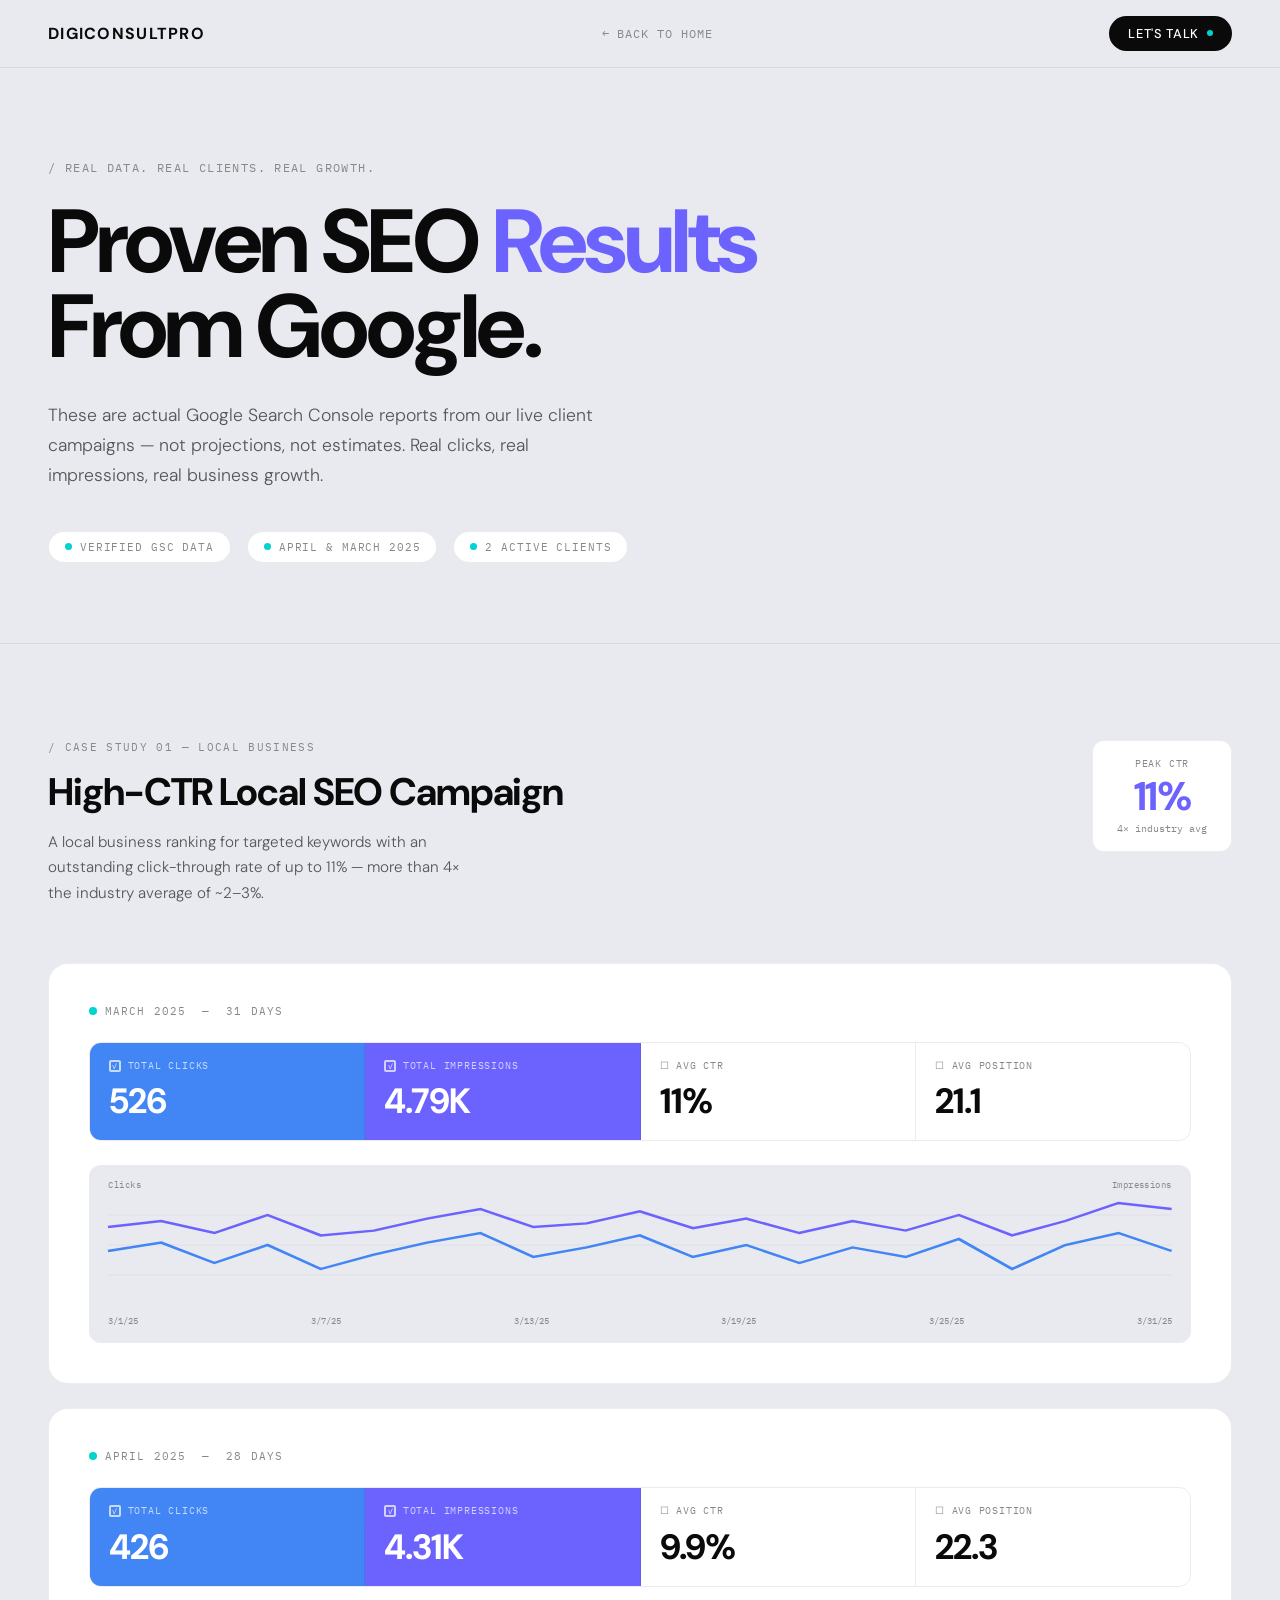
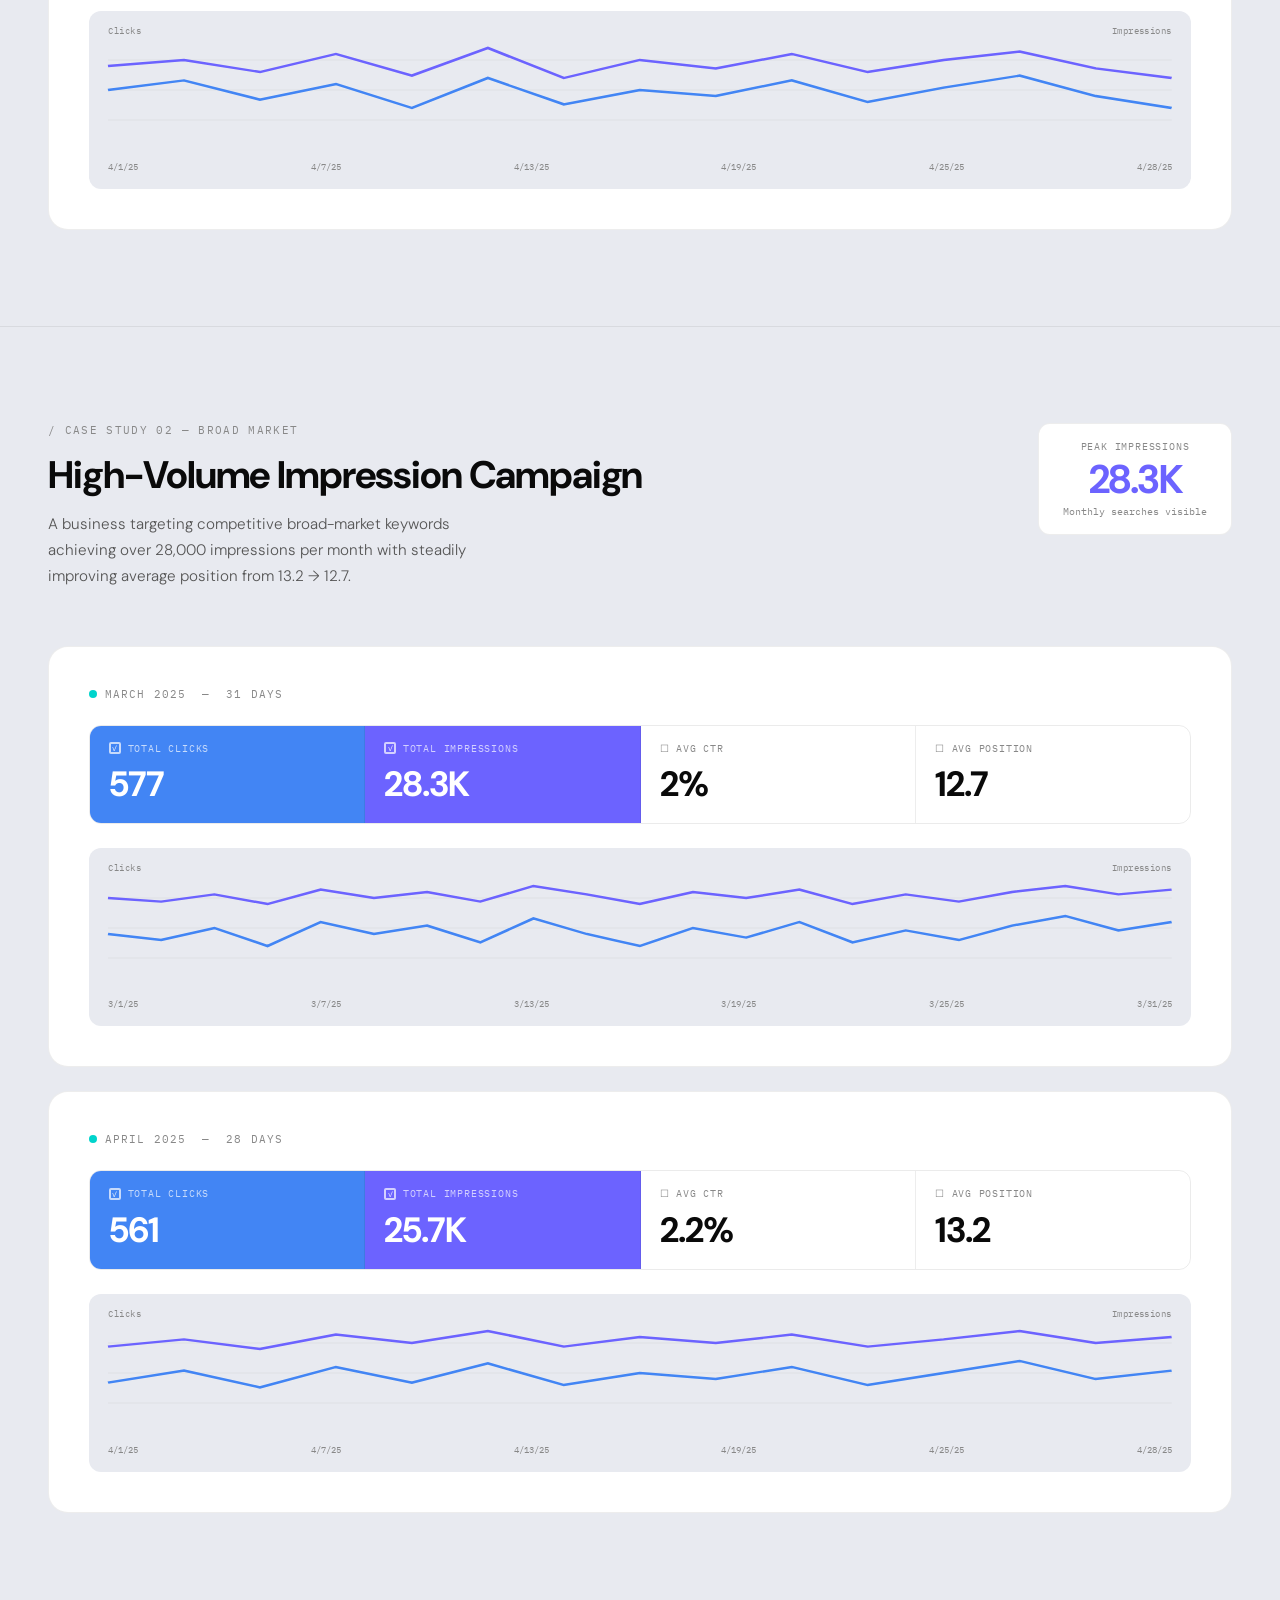
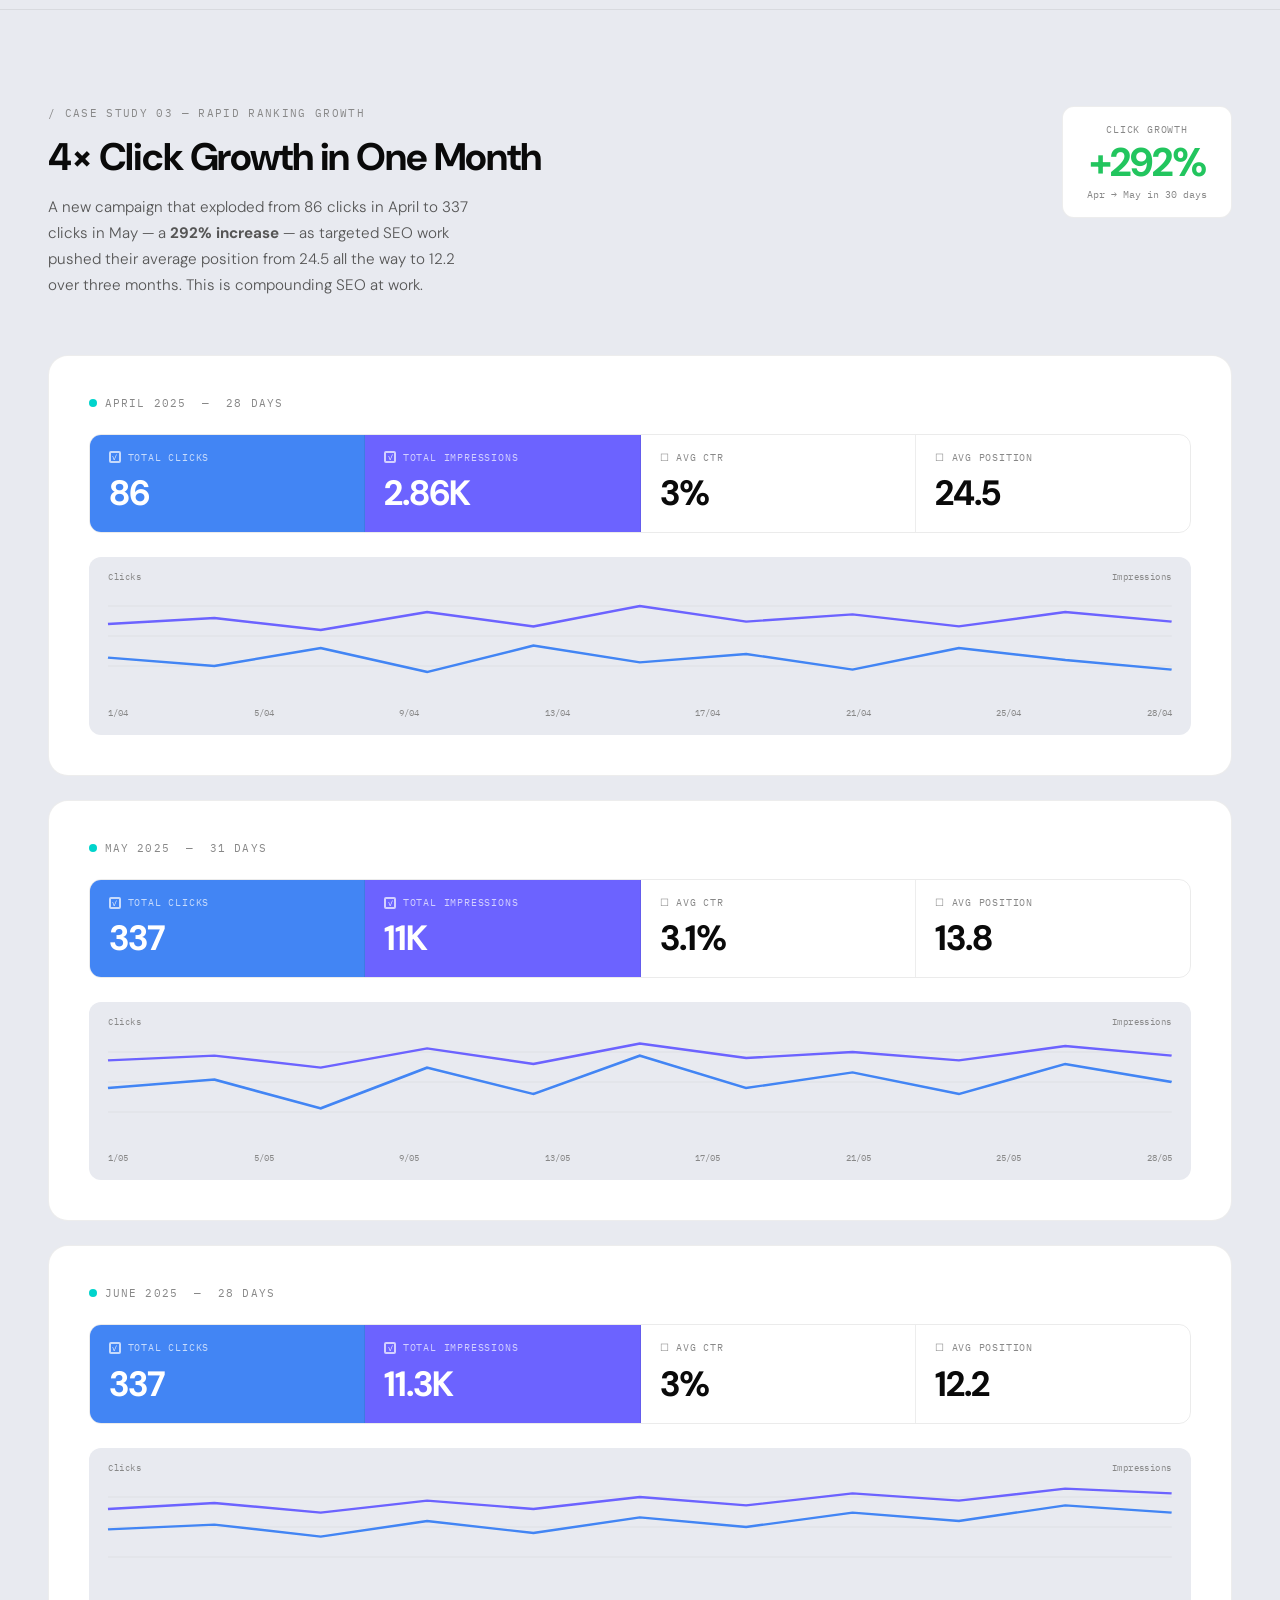
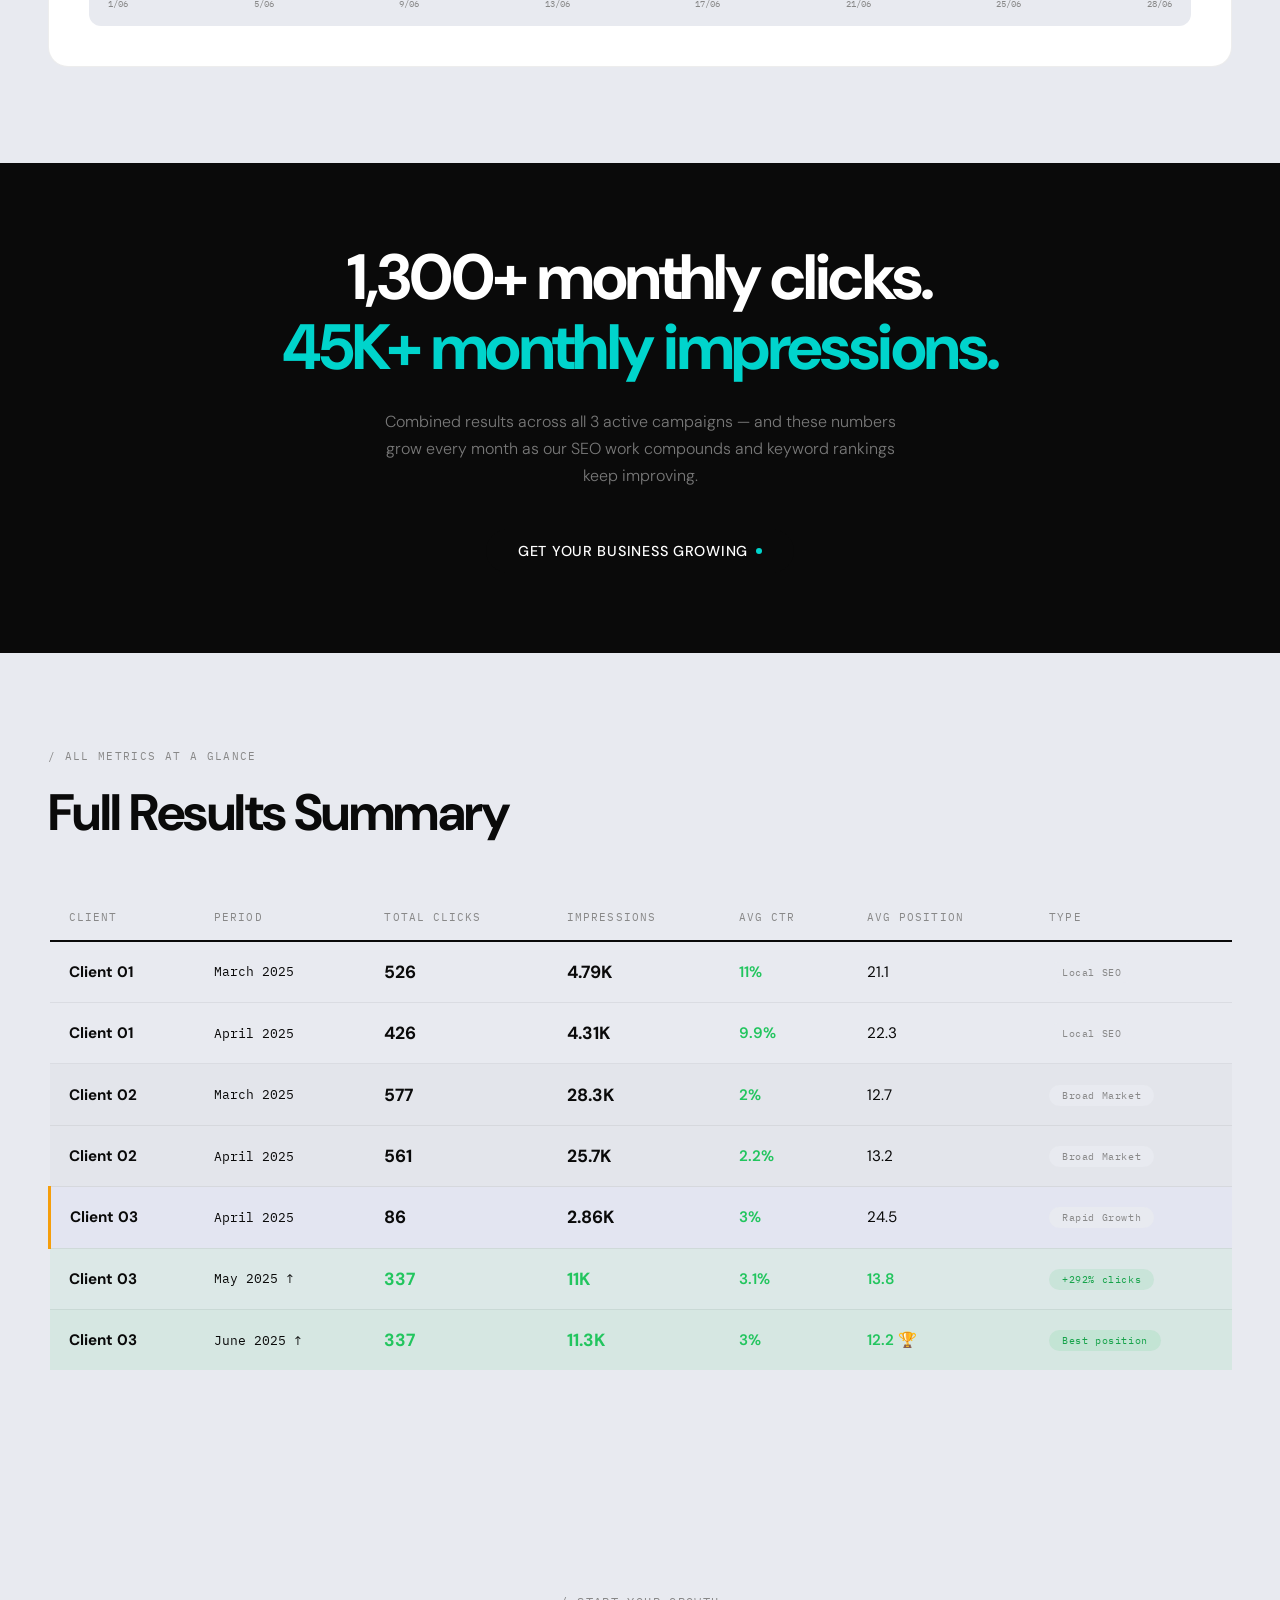
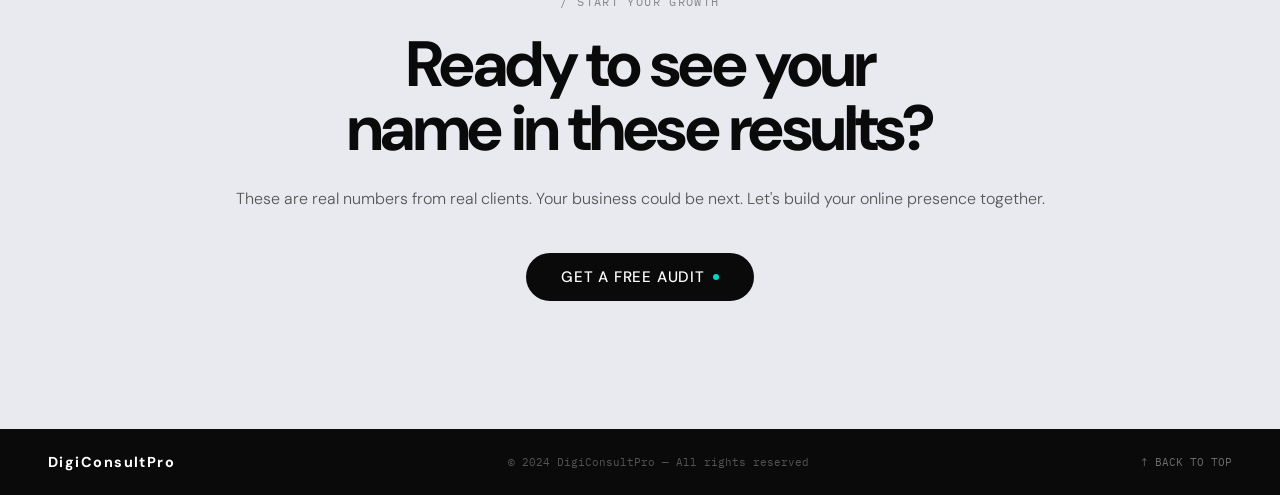
<file: results.html>
<!DOCTYPE html>
<html lang="en">

<head>
    <meta charset="UTF-8">
    <meta name="viewport" content="width=device-width, initial-scale=1.0">
    <title>Our Results | DigiConsultPro — Real SEO & Digital Marketing Results</title>
    <meta name="description"
        content="Real Google Search Console results from DigiConsultPro's SEO and digital marketing campaigns. See actual clicks, impressions, and keyword ranking improvements.">
    <link rel="preconnect" href="https://fonts.googleapis.com">
    <link rel="preconnect" href="https://fonts.gstatic.com" crossorigin>
    <link
        href="https://fonts.googleapis.com/css2?family=DM+Sans:opsz,wght@9..40,300;9..40,400;9..40,500;9..40,700&family=IBM+Plex+Mono:wght@400;500&display=swap"
        rel="stylesheet">
    <style>
        *,
        *::before,
        *::after {
            box-sizing: border-box;
            margin: 0;
            padding: 0;
        }

        :root {
            --bg: #e8eaf0;
            --white: #ffffff;
            --black: #0a0a0a;
            --grey: #888;
            --accent: #00d4cc;
            --accent2: #6c63ff;
            --text-muted: #555;
            --font: 'DM Sans', sans-serif;
            --mono: 'IBM Plex Mono', monospace;
        }

        html {
            scroll-behavior: smooth;
        }

        body {
            font-family: var(--font);
            background: var(--bg);
            color: var(--black);
            overflow-x: hidden;
        }

        a {
            text-decoration: none;
            color: inherit;
        }

        /* ── HEADER ── */
        header {
            position: fixed;
            top: 0;
            left: 0;
            right: 0;
            z-index: 100;
            background: rgba(232, 234, 240, 0.85);
            backdrop-filter: blur(16px);
            border-bottom: 1px solid rgba(0, 0, 0, 0.07);
        }

        .header-inner {
            display: flex;
            align-items: center;
            justify-content: space-between;
            padding: 1rem 3rem;
            max-width: 1400px;
            margin: 0 auto;
        }

        .logo {
            font-weight: 700;
            font-size: 1rem;
            letter-spacing: 0.08em;
            text-transform: uppercase;
        }

        .header-nav {
            display: flex;
            gap: 2rem;
        }

        .header-nav a {
            font-family: var(--mono);
            font-size: 0.72rem;
            letter-spacing: 0.08em;
            text-transform: uppercase;
            color: var(--grey);
            transition: color 0.2s;
        }

        .header-nav a:hover {
            color: var(--black);
        }

        .btn-pill {
            display: inline-flex;
            align-items: center;
            gap: 0.5rem;
            padding: 0.55rem 1.2rem;
            border-radius: 50px;
            font-weight: 500;
            font-size: 0.8rem;
            letter-spacing: 0.05em;
            text-transform: uppercase;
            transition: all 0.25s;
            border: none;
            cursor: pointer;
        }

        .btn-dark {
            background: var(--black);
            color: #fff;
        }

        .btn-dark:hover {
            background: #222;
            transform: translateY(-1px);
        }

        .btn-dot {
            width: 6px;
            height: 6px;
            border-radius: 50%;
            background: var(--accent);
            display: inline-block;
        }

        /* ── HERO ── */
        .results-hero {
            min-height: 60vh;
            display: flex;
            flex-direction: column;
            justify-content: flex-end;
            padding: 10rem 3rem 5rem;
            max-width: 1400px;
            margin: 0 auto;
        }

        .results-hero .eyebrow {
            font-family: var(--mono);
            font-size: 0.72rem;
            letter-spacing: 0.12em;
            text-transform: uppercase;
            color: var(--grey);
            margin-bottom: 1.5rem;
        }

        .results-hero h1 {
            font-size: clamp(3rem, 7vw, 7rem);
            font-weight: 700;
            letter-spacing: -0.04em;
            line-height: 0.95;
            color: var(--black);
        }

        .results-hero h1 em {
            font-style: normal;
            color: var(--accent2);
        }

        .hero-sub {
            margin-top: 2rem;
            font-size: 1.1rem;
            color: var(--text-muted);
            font-weight: 300;
            max-width: 580px;
            line-height: 1.7;
        }

        .hero-badges {
            display: flex;
            gap: 1rem;
            margin-top: 2.5rem;
            flex-wrap: wrap;
        }

        .badge {
            display: inline-flex;
            align-items: center;
            gap: 0.5rem;
            background: var(--white);
            border: 1px solid rgba(0, 0, 0, 0.08);
            border-radius: 50px;
            padding: 0.5rem 1rem;
            font-family: var(--mono);
            font-size: 0.68rem;
            letter-spacing: 0.08em;
            color: var(--grey);
            text-transform: uppercase;
        }

        .badge-dot {
            width: 7px;
            height: 7px;
            border-radius: 50%;
            background: var(--accent);
        }

        /* ── SECTION DIVIDER ── */
        .section-divider {
            border: none;
            border-top: 1px solid rgba(0, 0, 0, 0.07);
            margin: 0;
        }

        /* ── CASE STUDY ── */
        .case-study {
            padding: 6rem 3rem;
            max-width: 1400px;
            margin: 0 auto;
        }

        .case-header {
            display: flex;
            align-items: flex-start;
            justify-content: space-between;
            margin-bottom: 3.5rem;
            gap: 2rem;
            flex-wrap: wrap;
        }

        .case-label {
            font-family: var(--mono);
            font-size: 0.7rem;
            letter-spacing: 0.12em;
            text-transform: uppercase;
            color: var(--grey);
            margin-bottom: 0.8rem;
        }

        .case-title {
            font-size: clamp(1.6rem, 3vw, 2.5rem);
            font-weight: 700;
            letter-spacing: -0.03em;
        }

        .case-desc {
            font-size: 0.95rem;
            color: var(--text-muted);
            line-height: 1.7;
            font-weight: 300;
            max-width: 420px;
            margin-top: 0.8rem;
        }

        /* ── MONTHS TABS ── */
        .months-wrap {
            display: flex;
            flex-direction: column;
            gap: 2rem;
        }

        .month-card {
            background: var(--white);
            border-radius: 20px;
            padding: 2.5rem;
            border: 1px solid rgba(0, 0, 0, 0.07);
            transition: box-shadow 0.3s;
        }

        .month-card:hover {
            box-shadow: 0 16px 48px rgba(0, 0, 0, 0.07);
        }

        .month-label {
            font-family: var(--mono);
            font-size: 0.68rem;
            letter-spacing: 0.1em;
            text-transform: uppercase;
            color: var(--grey);
            margin-bottom: 1.5rem;
            display: flex;
            align-items: center;
            gap: 0.5rem;
        }

        .month-label::before {
            content: '';
            display: inline-block;
            width: 8px;
            height: 8px;
            border-radius: 50%;
            background: var(--accent);
        }

        /* ── GSC METRICS ── */
        .gsc-metrics {
            display: flex;
            gap: 0;
            border-radius: 12px;
            overflow: hidden;
            border: 1px solid rgba(0, 0, 0, 0.08);
            margin-bottom: 1.5rem;
        }

        .gsc-metric {
            flex: 1;
            padding: 1rem 1.2rem;
            border-right: 1px solid rgba(0, 0, 0, 0.07);
            position: relative;
        }

        .gsc-metric:last-child {
            border-right: none;
        }

        .gsc-metric.active-blue {
            background: #4285f4;
        }

        .gsc-metric.active-purple {
            background: #6c63ff;
        }

        .gsc-metric.active-blue .gsc-metric-label,
        .gsc-metric.active-purple .gsc-metric-label {
            color: rgba(255, 255, 255, 0.7);
        }

        .gsc-metric.active-blue .gsc-metric-val,
        .gsc-metric.active-purple .gsc-metric-val {
            color: #fff;
        }

        .gsc-metric-label {
            font-family: var(--mono);
            font-size: 0.62rem;
            letter-spacing: 0.08em;
            text-transform: uppercase;
            color: var(--grey);
            margin-bottom: 0.4rem;
            display: flex;
            align-items: center;
            gap: 0.4rem;
        }

        .gsc-check {
            width: 12px;
            height: 12px;
            border-radius: 2px;
            border: 2px solid currentColor;
            display: inline-flex;
            align-items: center;
            justify-content: center;
            font-size: 8px;
        }

        .gsc-metric.active-blue .gsc-check,
        .gsc-metric.active-purple .gsc-check {
            border-color: rgba(255, 255, 255, 0.7);
            color: rgba(255, 255, 255, 0.9);
        }

        .gsc-metric-val {
            font-size: clamp(1.4rem, 3vw, 2.2rem);
            font-weight: 700;
            letter-spacing: -0.03em;
            color: var(--black);
        }

        /* ── SVG CHART ── */
        .chart-wrap {
            background: var(--bg);
            border-radius: 12px;
            padding: 1.2rem 1.2rem 0.5rem;
            overflow: hidden;
            position: relative;
        }

        .chart-axis-label {
            font-family: var(--mono);
            font-size: 0.58rem;
            color: var(--grey);
            position: absolute;
            top: 0.8rem;
            left: 1.2rem;
            letter-spacing: 0.05em;
        }

        .chart-axis-right {
            font-family: var(--mono);
            font-size: 0.58rem;
            color: var(--grey);
            position: absolute;
            top: 0.8rem;
            right: 1.2rem;
            letter-spacing: 0.05em;
        }

        .chart-svg {
            width: 100%;
            height: 120px;
            overflow: visible;
        }

        .chart-dates {
            display: flex;
            justify-content: space-between;
            padding: 0.3rem 0 0.5rem;
            font-family: var(--mono);
            font-size: 0.58rem;
            color: var(--grey);
        }

        /* ── TWO COLUMN GRID ── */
        .months-grid {
            display: grid;
            grid-template-columns: 1fr;
            gap: 1.5rem;
        }

        /* ── HIGHLIGHT STRIP ── */
        .highlight-strip {
            background: var(--black);
            padding: 5rem 3rem;
            text-align: center;
        }

        .highlight-strip-inner {
            max-width: 1400px;
            margin: 0 auto;
        }

        .highlight-strip h2 {
            font-size: clamp(2rem, 5vw, 4.5rem);
            font-weight: 700;
            letter-spacing: -0.04em;
            color: #fff;
            line-height: 1.1;
        }

        .highlight-strip h2 span {
            color: var(--accent);
        }

        .highlight-strip p {
            color: rgba(255, 255, 255, 0.45);
            font-size: 1rem;
            line-height: 1.7;
            margin: 1.5rem auto 2.5rem;
            max-width: 540px;
            font-weight: 300;
        }

        /* ── COMPARISON TABLE ── */
        .comparison-section {
            padding: 6rem 3rem;
            max-width: 1400px;
            margin: 0 auto;
        }

        .comparison-section .sec-label {
            font-family: var(--mono);
            font-size: 0.7rem;
            letter-spacing: 0.12em;
            text-transform: uppercase;
            color: var(--grey);
            margin-bottom: 1rem;
        }

        .comparison-section h2 {
            font-size: clamp(2rem, 4vw, 3.5rem);
            font-weight: 700;
            letter-spacing: -0.03em;
            margin-bottom: 3rem;
        }

        table {
            width: 100%;
            border-collapse: collapse;
        }

        thead tr {
            border-bottom: 2px solid var(--black);
        }

        th {
            font-family: var(--mono);
            font-size: 0.68rem;
            letter-spacing: 0.1em;
            text-transform: uppercase;
            color: var(--grey);
            padding: 1rem 1.2rem;
            text-align: left;
            font-weight: 400;
        }

        td {
            padding: 1.2rem;
            border-bottom: 1px solid rgba(0, 0, 0, 0.06);
            font-size: 0.95rem;
        }

        tr:last-child td {
            border-bottom: none;
        }

        .metric-highlight {
            font-weight: 700;
            color: var(--black);
            font-size: 1.1rem;
        }

        .metric-good {
            color: #22c55e;
            font-weight: 600;
        }

        .metric-badge-tag {
            display: inline-block;
            background: var(--bg);
            border-radius: 50px;
            padding: 0.25rem 0.8rem;
            font-family: var(--mono);
            font-size: 0.62rem;
            letter-spacing: 0.06em;
            color: var(--grey);
        }

        /* ── CTA ── */
        .results-cta {
            padding: 8rem 3rem;
            text-align: center;
            background: var(--bg);
        }

        .results-cta .eyebrow {
            font-family: var(--mono);
            font-size: 0.72rem;
            letter-spacing: 0.12em;
            text-transform: uppercase;
            color: var(--grey);
            margin-bottom: 1.5rem;
            display: block;
        }

        .results-cta h2 {
            font-size: clamp(2.5rem, 5vw, 5rem);
            font-weight: 700;
            letter-spacing: -0.04em;
            line-height: 1;
            margin-bottom: 1.5rem;
        }

        .results-cta p {
            color: var(--text-muted);
            font-size: 1rem;
            line-height: 1.7;
            font-weight: 300;
            margin-bottom: 2.5rem;
        }

        /* ── FOOTER ── */
        footer {
            background: var(--black);
            padding: 1.5rem 3rem;
            display: flex;
            justify-content: space-between;
            align-items: center;
            flex-wrap: wrap;
            gap: 1rem;
        }

        .footer-logo {
            font-weight: 700;
            font-size: 0.9rem;
            letter-spacing: 0.1em;
            color: #fff;
        }

        .footer-copy {
            font-family: var(--mono);
            font-size: 0.68rem;
            color: rgba(255, 255, 255, 0.3);
        }

        .footer-back {
            font-family: var(--mono);
            font-size: 0.68rem;
            color: rgba(255, 255, 255, 0.4);
            cursor: pointer;
            transition: color 0.3s;
        }

        .footer-back:hover {
            color: #fff;
        }

        /* ── RESPONSIVE ── */
        @media (max-width: 900px) {
            .months-grid {
                grid-template-columns: 1fr;
            }

            .gsc-metrics {
                flex-wrap: wrap;
            }

            .gsc-metric {
                flex: 1 1 45%;
            }

            .case-header {
                flex-direction: column;
            }

            .header-nav {
                display: none;
            }

            .header-inner {
                padding: 1rem 1.5rem;
            }

            .results-hero,
            .case-study,
            .comparison-section,
            .results-cta,
            .highlight-strip {
                padding-left: 1.5rem;
                padding-right: 1.5rem;
            }
        }
    </style>
</head>

<body>

    <!-- HEADER -->
    <header>
        <div class="header-inner">
            <a href="index.html" class="logo">DIGICONSULTPRO</a>

            <nav class="header-nav">
                <a href="index.html">← BACK TO HOME</a>
            </nav>

            <a href="index.html#contact" class="btn-pill btn-dark">LET'S TALK <span class="btn-dot"></span></a>
        </div>
    </header>

    <!-- HERO -->
    <section class="results-hero">
        <p class="eyebrow">/ Real Data. Real Clients. Real Growth.</p>
        <h1>Proven SEO <em>Results</em><br>From Google.</h1>
        <p class="hero-sub">These are actual Google Search Console reports from our live client campaigns — not
            projections, not estimates. Real clicks, real impressions, real business growth.</p>
        <div class="hero-badges">
            <span class="badge"><span class="badge-dot"></span>Verified GSC Data</span>
            <span class="badge"><span class="badge-dot"></span>April & March 2025</span>
            <span class="badge"><span class="badge-dot"></span>2 Active Clients</span>
        </div>
    </section>

    <hr class="section-divider">

    <!-- ══════════════ CLIENT 1 ══════════════ -->
    <div class="case-study">
        <div class="case-header">
            <div>
                <p class="case-label">/ Case Study 01 — Local Business</p>
                <h2 class="case-title">High-CTR Local SEO Campaign</h2>
                <p class="case-desc">A local business ranking for targeted keywords with an outstanding click-through
                    rate of up to 11% — more than 4× the industry average of ~2–3%.</p>
            </div>
            <div style="display:flex; flex-direction:column; gap:0.8rem; align-items:flex-end; flex-shrink:0;">
                <div
                    style="background:var(--white); border-radius:12px; padding:1rem 1.5rem; border:1px solid rgba(0,0,0,0.07); text-align:center;">
                    <div
                        style="font-family:var(--mono); font-size:0.62rem; color:var(--grey); text-transform:uppercase; letter-spacing:0.08em;">
                        Peak CTR</div>
                    <div style="font-size:2.5rem; font-weight:700; letter-spacing:-0.04em; color:#6c63ff;">11%</div>
                    <div style="font-family:var(--mono); font-size:0.6rem; color:var(--grey);">4× industry avg</div>
                </div>
            </div>
        </div>

        <div class="months-grid">
            <!-- March 2025 -->
            <div class="month-card">
                <div class="month-label">March 2025 &nbsp;—&nbsp; 31 days</div>
                <div class="gsc-metrics">
                    <div class="gsc-metric active-blue">
                        <div class="gsc-metric-label"><span class="gsc-check">✓</span> Total clicks</div>
                        <div class="gsc-metric-val">526</div>
                    </div>
                    <div class="gsc-metric active-purple">
                        <div class="gsc-metric-label"><span class="gsc-check">✓</span> Total impressions</div>
                        <div class="gsc-metric-val">4.79K</div>
                    </div>
                    <div class="gsc-metric">
                        <div class="gsc-metric-label">☐ Avg CTR</div>
                        <div class="gsc-metric-val">11%</div>
                    </div>
                    <div class="gsc-metric">
                        <div class="gsc-metric-label">☐ Avg position</div>
                        <div class="gsc-metric-val">21.1</div>
                    </div>
                </div>
                <div class="chart-wrap">
                    <span class="chart-axis-label">Clicks</span>
                    <span class="chart-axis-right">Impressions</span>
                    <svg class="chart-svg" viewBox="0 0 600 100" preserveAspectRatio="none">
                        <!-- Grid lines -->
                        <line x1="0" y1="25" x2="600" y2="25" stroke="rgba(0,0,0,0.05)" stroke-width="1" />
                        <line x1="0" y1="50" x2="600" y2="50" stroke="rgba(0,0,0,0.05)" stroke-width="1" />
                        <line x1="0" y1="75" x2="600" y2="75" stroke="rgba(0,0,0,0.05)" stroke-width="1" />
                        <!-- Impressions line (purple) -->
                        <polyline fill="none" stroke="#6c63ff" stroke-width="2"
                            points="0,35 30,30 60,40 90,25 120,42 150,38 180,28 210,20 240,35 270,32 300,22 330,36 360,28 390,40 420,30 450,38 480,25 510,42 540,30 570,15 600,20" />
                        <!-- Clicks line (blue) -->
                        <polyline fill="none" stroke="#4285f4" stroke-width="2"
                            points="0,55 30,48 60,65 90,50 120,70 150,58 180,48 210,40 240,60 270,52 300,42 330,60 360,50 390,65 420,52 450,60 480,45 510,70 540,50 570,40 600,55" />
                    </svg>
                    <div class="chart-dates">
                        <span>3/1/25</span><span>3/7/25</span><span>3/13/25</span><span>3/19/25</span><span>3/25/25</span><span>3/31/25</span>
                    </div>
                </div>
            </div>

            <!-- April 2025 -->
            <div class="month-card">
                <div class="month-label">April 2025 &nbsp;—&nbsp; 28 days</div>
                <div class="gsc-metrics">
                    <div class="gsc-metric active-blue">
                        <div class="gsc-metric-label"><span class="gsc-check">✓</span> Total clicks</div>
                        <div class="gsc-metric-val">426</div>
                    </div>
                    <div class="gsc-metric active-purple">
                        <div class="gsc-metric-label"><span class="gsc-check">✓</span> Total impressions</div>
                        <div class="gsc-metric-val">4.31K</div>
                    </div>
                    <div class="gsc-metric">
                        <div class="gsc-metric-label">☐ Avg CTR</div>
                        <div class="gsc-metric-val">9.9%</div>
                    </div>
                    <div class="gsc-metric">
                        <div class="gsc-metric-label">☐ Avg position</div>
                        <div class="gsc-metric-val">22.3</div>
                    </div>
                </div>
                <div class="chart-wrap">
                    <span class="chart-axis-label">Clicks</span>
                    <span class="chart-axis-right">Impressions</span>
                    <svg class="chart-svg" viewBox="0 0 560 100" preserveAspectRatio="none">
                        <line x1="0" y1="25" x2="560" y2="25" stroke="rgba(0,0,0,0.05)" stroke-width="1" />
                        <line x1="0" y1="50" x2="560" y2="50" stroke="rgba(0,0,0,0.05)" stroke-width="1" />
                        <line x1="0" y1="75" x2="560" y2="75" stroke="rgba(0,0,0,0.05)" stroke-width="1" />
                        <polyline fill="none" stroke="#6c63ff" stroke-width="2"
                            points="0,30 40,25 80,35 120,20 160,38 200,15 240,40 280,25 320,32 360,20 400,35 440,25 480,18 520,32 560,40" />
                        <polyline fill="none" stroke="#4285f4" stroke-width="2"
                            points="0,50 40,42 80,58 120,45 160,65 200,40 240,62 280,50 320,55 360,42 400,60 440,48 480,38 520,55 560,65" />
                    </svg>
                    <div class="chart-dates">
                        <span>4/1/25</span><span>4/7/25</span><span>4/13/25</span><span>4/19/25</span><span>4/25/25</span><span>4/28/25</span>
                    </div>
                </div>
            </div>
        </div>
    </div>

    <hr class="section-divider">

    <!-- ══════════════ CLIENT 2 ══════════════ -->
    <div class="case-study">
        <div class="case-header">
            <div>
                <p class="case-label">/ Case Study 02 — Broad Market</p>
                <h2 class="case-title">High-Volume Impression Campaign</h2>
                <p class="case-desc">A business targeting competitive broad-market keywords achieving over 28,000
                    impressions per month with steadily improving average position from 13.2 → 12.7.</p>
            </div>
            <div style="display:flex; flex-direction:column; gap:0.8rem; align-items:flex-end; flex-shrink:0;">
                <div
                    style="background:var(--white); border-radius:12px; padding:1rem 1.5rem; border:1px solid rgba(0,0,0,0.07); text-align:center;">
                    <div
                        style="font-family:var(--mono); font-size:0.62rem; color:var(--grey); text-transform:uppercase; letter-spacing:0.08em;">
                        Peak Impressions</div>
                    <div style="font-size:2.5rem; font-weight:700; letter-spacing:-0.04em; color:#6c63ff;">28.3K</div>
                    <div style="font-family:var(--mono); font-size:0.6rem; color:var(--grey);">Monthly searches visible
                    </div>
                </div>
            </div>
        </div>

        <div class="months-grid">
            <!-- March 2025 -->
            <div class="month-card">
                <div class="month-label">March 2025 &nbsp;—&nbsp; 31 days</div>
                <div class="gsc-metrics">
                    <div class="gsc-metric active-blue">
                        <div class="gsc-metric-label"><span class="gsc-check">✓</span> Total clicks</div>
                        <div class="gsc-metric-val">577</div>
                    </div>
                    <div class="gsc-metric active-purple">
                        <div class="gsc-metric-label"><span class="gsc-check">✓</span> Total impressions</div>
                        <div class="gsc-metric-val">28.3K</div>
                    </div>
                    <div class="gsc-metric">
                        <div class="gsc-metric-label">☐ Avg CTR</div>
                        <div class="gsc-metric-val">2%</div>
                    </div>
                    <div class="gsc-metric">
                        <div class="gsc-metric-label">☐ Avg position</div>
                        <div class="gsc-metric-val">12.7</div>
                    </div>
                </div>
                <div class="chart-wrap">
                    <span class="chart-axis-label">Clicks</span>
                    <span class="chart-axis-right">Impressions</span>
                    <svg class="chart-svg" viewBox="0 0 600 100" preserveAspectRatio="none">
                        <line x1="0" y1="25" x2="600" y2="25" stroke="rgba(0,0,0,0.05)" stroke-width="1" />
                        <line x1="0" y1="50" x2="600" y2="50" stroke="rgba(0,0,0,0.05)" stroke-width="1" />
                        <line x1="0" y1="75" x2="600" y2="75" stroke="rgba(0,0,0,0.05)" stroke-width="1" />
                        <polyline fill="none" stroke="#6c63ff" stroke-width="2"
                            points="0,25 30,28 60,22 90,30 120,18 150,25 180,20 210,28 240,15 270,22 300,30 330,20 360,25 390,18 420,30 450,22 480,28 510,20 540,15 570,22 600,18" />
                        <polyline fill="none" stroke="#4285f4" stroke-width="2"
                            points="0,55 30,60 60,50 90,65 120,45 150,55 180,48 210,62 240,42 270,55 300,65 330,50 360,58 390,45 420,62 450,52 480,60 510,48 540,40 570,52 600,45" />
                    </svg>
                    <div class="chart-dates">
                        <span>3/1/25</span><span>3/7/25</span><span>3/13/25</span><span>3/19/25</span><span>3/25/25</span><span>3/31/25</span>
                    </div>
                </div>
            </div>

            <!-- April 2025 -->
            <div class="month-card">
                <div class="month-label">April 2025 &nbsp;—&nbsp; 28 days</div>
                <div class="gsc-metrics">
                    <div class="gsc-metric active-blue">
                        <div class="gsc-metric-label"><span class="gsc-check">✓</span> Total clicks</div>
                        <div class="gsc-metric-val">561</div>
                    </div>
                    <div class="gsc-metric active-purple">
                        <div class="gsc-metric-label"><span class="gsc-check">✓</span> Total impressions</div>
                        <div class="gsc-metric-val">25.7K</div>
                    </div>
                    <div class="gsc-metric">
                        <div class="gsc-metric-label">☐ Avg CTR</div>
                        <div class="gsc-metric-val">2.2%</div>
                    </div>
                    <div class="gsc-metric">
                        <div class="gsc-metric-label">☐ Avg position</div>
                        <div class="gsc-metric-val">13.2</div>
                    </div>
                </div>
                <div class="chart-wrap">
                    <span class="chart-axis-label">Clicks</span>
                    <span class="chart-axis-right">Impressions</span>
                    <svg class="chart-svg" viewBox="0 0 560 100" preserveAspectRatio="none">
                        <line x1="0" y1="25" x2="560" y2="25" stroke="rgba(0,0,0,0.05)" stroke-width="1" />
                        <line x1="0" y1="50" x2="560" y2="50" stroke="rgba(0,0,0,0.05)" stroke-width="1" />
                        <line x1="0" y1="75" x2="560" y2="75" stroke="rgba(0,0,0,0.05)" stroke-width="1" />
                        <polyline fill="none" stroke="#6c63ff" stroke-width="2"
                            points="0,28 40,22 80,30 120,18 160,25 200,15 240,28 280,20 320,25 360,18 400,28 440,22 480,15 520,25 560,20" />
                        <polyline fill="none" stroke="#4285f4" stroke-width="2"
                            points="0,58 40,48 80,62 120,45 160,58 200,42 240,60 280,50 320,55 360,45 400,60 440,50 480,40 520,55 560,48" />
                    </svg>
                    <div class="chart-dates">
                        <span>4/1/25</span><span>4/7/25</span><span>4/13/25</span><span>4/19/25</span><span>4/25/25</span><span>4/28/25</span>
                    </div>
                </div>
            </div>
        </div>
    </div>

    <hr class="section-divider">

    <!-- ══════════════ CLIENT 3 ══════════════ -->
    <div class="case-study">
        <div class="case-header">
            <div>
                <p class="case-label">/ Case Study 03 — Rapid Ranking Growth</p>
                <h2 class="case-title">4× Click Growth in One Month</h2>
                <p class="case-desc">A new campaign that exploded from 86 clicks in April to 337 clicks in May — a
                    <strong>292% increase</strong> — as targeted SEO work pushed their average position from 24.5 all
                    the way to 12.2 over three months. This is compounding SEO at work.</p>
            </div>
            <div style="display:flex; flex-direction:column; gap:0.8rem; align-items:flex-end; flex-shrink:0;">
                <div
                    style="background:var(--white); border-radius:12px; padding:1rem 1.5rem; border:1px solid rgba(0,0,0,0.07); text-align:center;">
                    <div
                        style="font-family:var(--mono); font-size:0.62rem; color:var(--grey); text-transform:uppercase; letter-spacing:0.08em;">
                        Click Growth</div>
                    <div style="font-size:2.5rem; font-weight:700; letter-spacing:-0.04em; color:#22c55e;">+292%</div>
                    <div style="font-family:var(--mono); font-size:0.6rem; color:var(--grey);">Apr → May in 30 days
                    </div>
                </div>
            </div>
        </div>


        <div class="months-grid">
            <!-- April 2025 -->
            <div class="month-card">
                <div class="month-label">April 2025 &nbsp;—&nbsp; 28 days</div>
                <div class="gsc-metrics">
                    <div class="gsc-metric active-blue">
                        <div class="gsc-metric-label"><span class="gsc-check">✓</span> Total clicks</div>
                        <div class="gsc-metric-val">86</div>
                    </div>
                    <div class="gsc-metric active-purple">
                        <div class="gsc-metric-label"><span class="gsc-check">✓</span> Total impressions</div>
                        <div class="gsc-metric-val">2.86K</div>
                    </div>
                    <div class="gsc-metric">
                        <div class="gsc-metric-label">☐ Avg CTR</div>
                        <div class="gsc-metric-val">3%</div>
                    </div>
                    <div class="gsc-metric">
                        <div class="gsc-metric-label">☐ Avg position</div>
                        <div class="gsc-metric-val">24.5</div>
                    </div>
                </div>
                <div class="chart-wrap">
                    <span class="chart-axis-label">Clicks</span>
                    <span class="chart-axis-right">Impressions</span>
                    <svg class="chart-svg" viewBox="0 0 560 100" preserveAspectRatio="none">
                        <line x1="0" y1="25" x2="560" y2="25" stroke="rgba(0,0,0,0.05)" stroke-width="1" />
                        <line x1="0" y1="50" x2="560" y2="50" stroke="rgba(0,0,0,0.05)" stroke-width="1" />
                        <line x1="0" y1="75" x2="560" y2="75" stroke="rgba(0,0,0,0.05)" stroke-width="1" />
                        <!-- Impressions - moderate midrange -->
                        <polyline fill="none" stroke="#6c63ff" stroke-width="2"
                            points="0,40 56,35 112,45 168,30 224,42 280,25 336,38 392,32 448,42 504,30 560,38" />
                        <!-- Clicks - low range -->
                        <polyline fill="none" stroke="#4285f4" stroke-width="2"
                            points="0,68 56,75 112,60 168,80 224,58 280,72 336,65 392,78 448,60 504,70 560,78" />
                    </svg>
                    <div class="chart-dates">
                        <span>1/04</span><span>5/04</span><span>9/04</span><span>13/04</span><span>17/04</span><span>21/04</span><span>25/04</span><span>28/04</span>
                    </div>
                </div>
            </div>

            <!-- May 2025 -->
            <div class="month-card">
                <div class="month-label">May 2025 &nbsp;—&nbsp; 31 days</div>
                <div class="gsc-metrics">
                    <div class="gsc-metric active-blue">
                        <div class="gsc-metric-label"><span class="gsc-check">✓</span> Total clicks</div>
                        <div class="gsc-metric-val">337</div>
                    </div>
                    <div class="gsc-metric active-purple">
                        <div class="gsc-metric-label"><span class="gsc-check">✓</span> Total impressions</div>
                        <div class="gsc-metric-val">11K</div>
                    </div>
                    <div class="gsc-metric">
                        <div class="gsc-metric-label">☐ Avg CTR</div>
                        <div class="gsc-metric-val">3.1%</div>
                    </div>
                    <div class="gsc-metric">
                        <div class="gsc-metric-label">☐ Avg position</div>
                        <div class="gsc-metric-val">13.8</div>
                    </div>
                </div>
                <div class="chart-wrap">
                    <span class="chart-axis-label">Clicks</span>
                    <span class="chart-axis-right">Impressions</span>
                    <svg class="chart-svg" viewBox="0 0 560 100" preserveAspectRatio="none">
                        <line x1="0" y1="25" x2="560" y2="25" stroke="rgba(0,0,0,0.05)" stroke-width="1" />
                        <line x1="0" y1="50" x2="560" y2="50" stroke="rgba(0,0,0,0.05)" stroke-width="1" />
                        <line x1="0" y1="75" x2="560" y2="75" stroke="rgba(0,0,0,0.05)" stroke-width="1" />
                        <!-- Impressions - high, relatively flat -->
                        <polyline fill="none" stroke="#6c63ff" stroke-width="2"
                            points="0,32 56,28 112,38 168,22 224,35 280,18 336,30 392,25 448,32 504,20 560,28" />
                        <!-- Clicks - moderate with spikes -->
                        <polyline fill="none" stroke="#4285f4" stroke-width="2"
                            points="0,55 56,48 112,72 168,38 224,60 280,28 336,55 392,42 448,60 504,35 560,50" />
                    </svg>
                    <div class="chart-dates">
                        <span>1/05</span><span>5/05</span><span>9/05</span><span>13/05</span><span>17/05</span><span>21/05</span><span>25/05</span><span>28/05</span>
                    </div>
                </div>
            </div>

            <!-- June 2025 -->
            <div class="month-card">
                <div class="month-label">June 2025 &nbsp;—&nbsp; 28 days</div>
                <div class="gsc-metrics">
                    <div class="gsc-metric active-blue">
                        <div class="gsc-metric-label"><span class="gsc-check">✓</span> Total clicks</div>
                        <div class="gsc-metric-val">337</div>
                    </div>
                    <div class="gsc-metric active-purple">
                        <div class="gsc-metric-label"><span class="gsc-check">✓</span> Total impressions</div>
                        <div class="gsc-metric-val">11.3K</div>
                    </div>
                    <div class="gsc-metric">
                        <div class="gsc-metric-label">☐ Avg CTR</div>
                        <div class="gsc-metric-val">3%</div>
                    </div>
                    <div class="gsc-metric">
                        <div class="gsc-metric-label">☐ Avg position</div>
                        <div class="gsc-metric-val">12.2</div>
                    </div>
                </div>
                <div class="chart-wrap">
                    <span class="chart-axis-label">Clicks</span>
                    <span class="chart-axis-right">Impressions</span>
                    <svg class="chart-svg" viewBox="0 0 560 100" preserveAspectRatio="none">
                        <line x1="0" y1="25" x2="560" y2="25" stroke="rgba(0,0,0,0.05)" stroke-width="1" />
                        <line x1="0" y1="50" x2="560" y2="50" stroke="rgba(0,0,0,0.05)" stroke-width="1" />
                        <line x1="0" y1="75" x2="560" y2="75" stroke="rgba(0,0,0,0.05)" stroke-width="1" />
                        <!-- Impressions - high, trending up slightly -->
                        <polyline fill="none" stroke="#6c63ff" stroke-width="2"
                            points="0,35 56,30 112,38 168,28 224,35 280,25 336,32 392,22 448,28 504,18 560,22" />
                        <!-- Clicks - steady with upward trend -->
                        <polyline fill="none" stroke="#4285f4" stroke-width="2"
                            points="0,52 56,48 112,58 168,45 224,55 280,42 336,50 392,38 448,45 504,32 560,38" />
                    </svg>
                    <div class="chart-dates">
                        <span>1/06</span><span>5/06</span><span>9/06</span><span>13/06</span><span>17/06</span><span>21/06</span><span>25/06</span><span>28/06</span>
                    </div>
                </div>
            </div>
        </div>
    </div>

    <!-- HIGHLIGHT STRIP -->
    <div class="highlight-strip">
        <div class="highlight-strip-inner">
            <h2>1,300+ monthly clicks.<br><span>45K+ monthly impressions.</span></h2>
            <p>Combined results across all 3 active campaigns — and these numbers grow every month as our SEO work
                compounds and keyword rankings keep improving.</p>
            <a href="index.html#contact" class="btn-pill btn-dark" style="font-size:0.9rem; padding:0.8rem 2rem;">
                Get Your Business Growing <span class="btn-dot"></span>
            </a>
        </div>
    </div>

    <!-- COMPARISON TABLE -->
    <div class="comparison-section">
        <p class="sec-label">/ All Metrics at a Glance</p>
        <h2>Full Results Summary</h2>
        <table>
            <thead>
                <tr>
                    <th>Client</th>
                    <th>Period</th>
                    <th>Total Clicks</th>
                    <th>Impressions</th>
                    <th>Avg CTR</th>
                    <th>Avg Position</th>
                    <th>Type</th>
                </tr>
            </thead>
            <tbody>
                <tr>
                    <td><strong>Client 01</strong></td>
                    <td style="font-family:var(--mono); font-size:0.8rem;">March 2025</td>
                    <td class="metric-highlight">526</td>
                    <td class="metric-highlight">4.79K</td>
                    <td class="metric-good">11%</td>
                    <td>21.1</td>
                    <td><span class="metric-badge-tag">Local SEO</span></td>
                </tr>
                <tr>
                    <td><strong>Client 01</strong></td>
                    <td style="font-family:var(--mono); font-size:0.8rem;">April 2025</td>
                    <td class="metric-highlight">426</td>
                    <td class="metric-highlight">4.31K</td>
                    <td class="metric-good">9.9%</td>
                    <td>22.3</td>
                    <td><span class="metric-badge-tag">Local SEO</span></td>
                </tr>
                <tr style="background:rgba(0,0,0,0.018);">
                    <td><strong>Client 02</strong></td>
                    <td style="font-family:var(--mono); font-size:0.8rem;">March 2025</td>
                    <td class="metric-highlight">577</td>
                    <td class="metric-highlight">28.3K</td>
                    <td class="metric-good">2%</td>
                    <td>12.7</td>
                    <td><span class="metric-badge-tag">Broad Market</span></td>
                </tr>
                <tr style="background:rgba(0,0,0,0.018);">
                    <td><strong>Client 02</strong></td>
                    <td style="font-family:var(--mono); font-size:0.8rem;">April 2025</td>
                    <td class="metric-highlight">561</td>
                    <td class="metric-highlight">25.7K</td>
                    <td class="metric-good">2.2%</td>
                    <td>13.2</td>
                    <td><span class="metric-badge-tag">Broad Market</span></td>
                </tr>
                <tr style="background:rgba(108,99,255,0.04); border-left:3px solid #f59e0b;">
                    <td><strong>Client 03</strong></td>
                    <td style="font-family:var(--mono); font-size:0.8rem;">April 2025</td>
                    <td class="metric-highlight">86</td>
                    <td class="metric-highlight">2.86K</td>
                    <td class="metric-good">3%</td>
                    <td>24.5</td>
                    <td><span class="metric-badge-tag">Rapid Growth</span></td>
                </tr>
                <tr style="background:rgba(34,197,94,0.06);">
                    <td><strong>Client 03</strong></td>
                    <td style="font-family:var(--mono); font-size:0.8rem;">May 2025 ↑</td>
                    <td class="metric-highlight" style="color:#22c55e;">337</td>
                    <td class="metric-highlight" style="color:#22c55e;">11K</td>
                    <td class="metric-good">3.1%</td>
                    <td style="color:#22c55e; font-weight:600;">13.8</td>
                    <td><span class="metric-badge-tag" style="background:rgba(34,197,94,0.1); color:#16a34a;">+292%
                            clicks</span></td>
                </tr>
                <tr style="background:rgba(34,197,94,0.09);">
                    <td><strong>Client 03</strong></td>
                    <td style="font-family:var(--mono); font-size:0.8rem;">June 2025 ↑</td>
                    <td class="metric-highlight" style="color:#22c55e;">337</td>
                    <td class="metric-highlight" style="color:#22c55e;">11.3K</td>
                    <td class="metric-good">3%</td>
                    <td style="color:#22c55e; font-weight:600;">12.2 🏆</td>
                    <td><span class="metric-badge-tag" style="background:rgba(34,197,94,0.1); color:#16a34a;">Best
                            position</span></td>
                </tr>
            </tbody>
        </table>
    </div>

    <!-- CTA -->
    <div class="results-cta">
        <span class="eyebrow">/ Start Your Growth</span>
        <h2>Ready to see your<br>name in these results?</h2>
        <p>These are real numbers from real clients. Your business could be next. Let's build your online presence
            together.</p>
        <a href="index.html#contact" class="btn-pill btn-dark" style="font-size:0.95rem; padding:0.9rem 2.2rem;">
            GET A FREE AUDIT <span class="btn-dot"></span>
        </a>
    </div>

    <!-- FOOTER -->
    <footer>
        <div class="footer-logo">DigiConsultPro</div>
        <span class="footer-copy">© 2024 DigiConsultPro — All rights reserved</span>
        <span class="footer-back" onclick="window.scrollTo({top:0,behavior:'smooth'})">↑ BACK TO TOP</span>
    </footer>

    <script>
        // Back to top
        document.querySelector('.footer-back')?.addEventListener('click', () => window.scrollTo({ top: 0, behavior: 'smooth' }));

        // Animate numbers on scroll
        const nums = document.querySelectorAll('.gsc-metric-val');
        const io = new IntersectionObserver(entries => {
            entries.forEach(e => { if (e.isIntersecting) { e.target.style.opacity = '1'; io.unobserve(e.target); } });
        }, { threshold: 0.3 });
        nums.forEach(n => { n.style.opacity = '0'; n.style.transition = 'opacity 0.6s ease'; io.observe(n); });
    </script>
</body>

</html>
</file>
